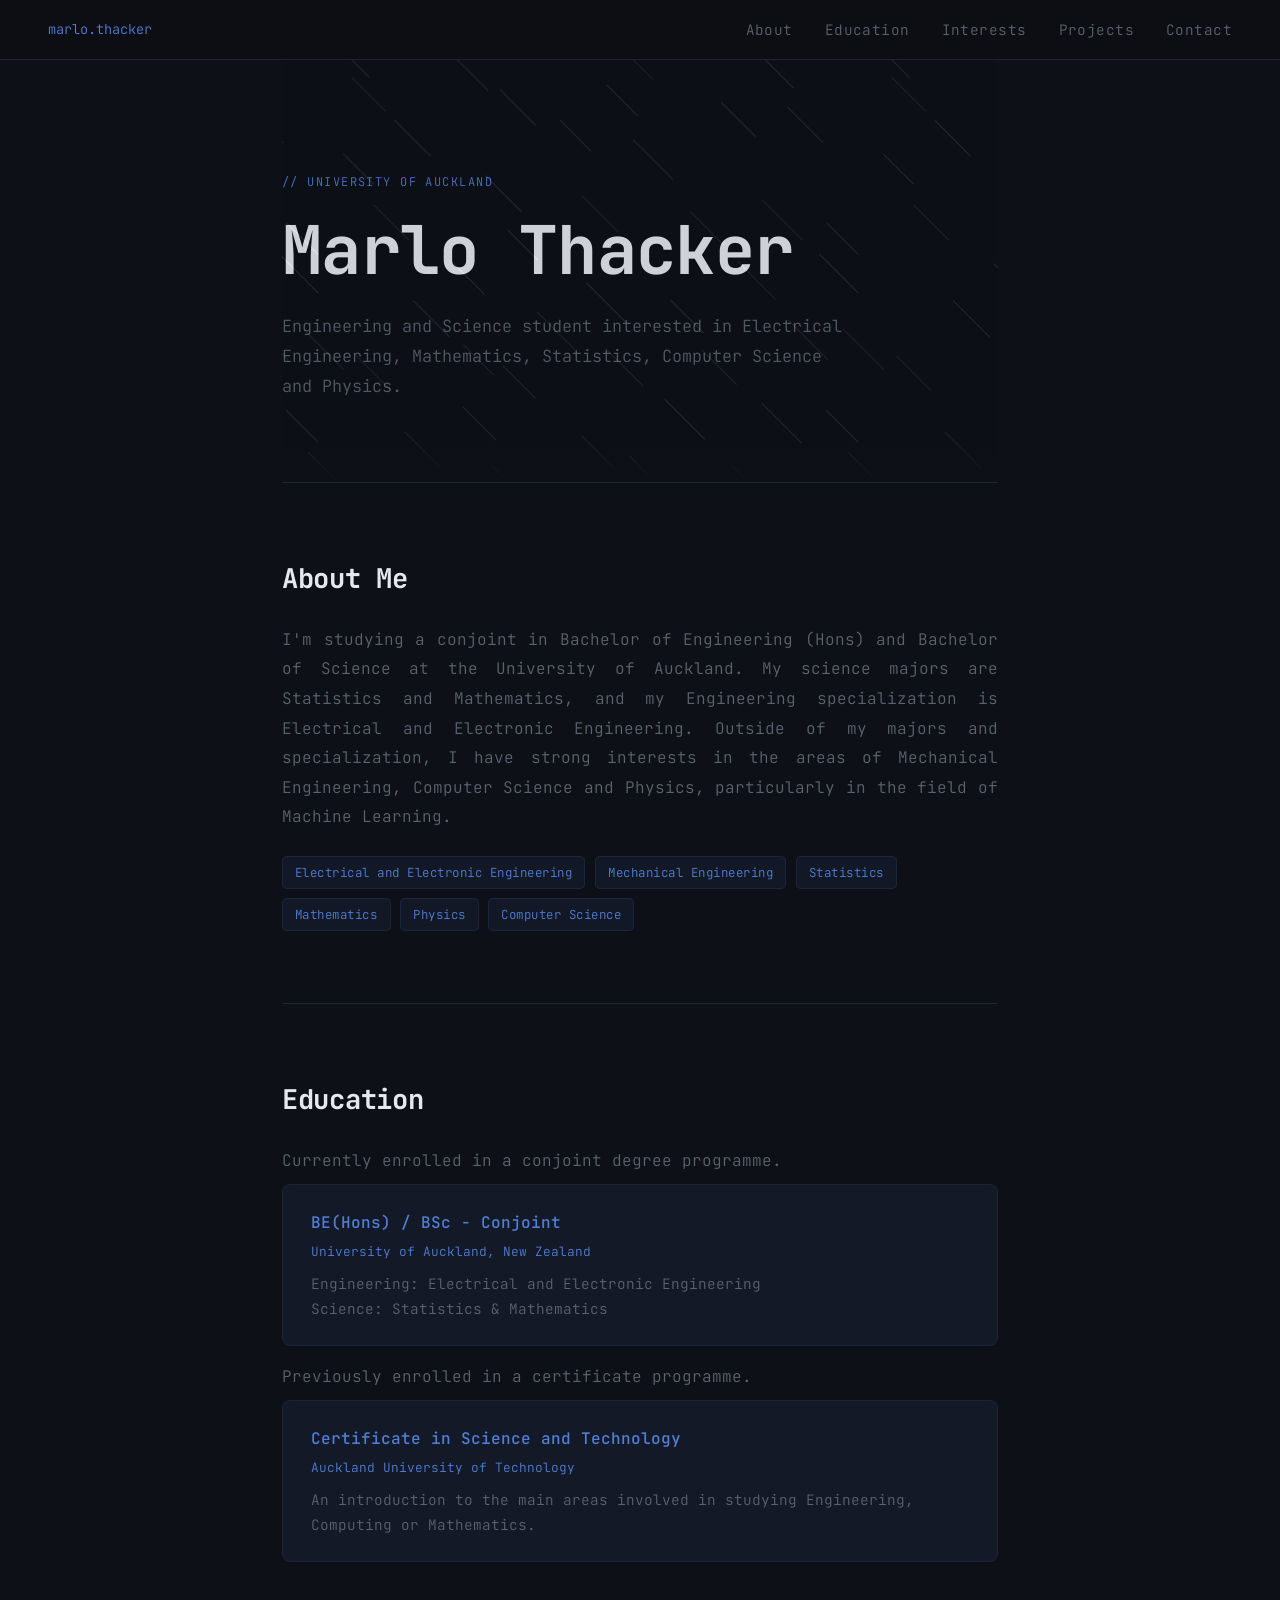
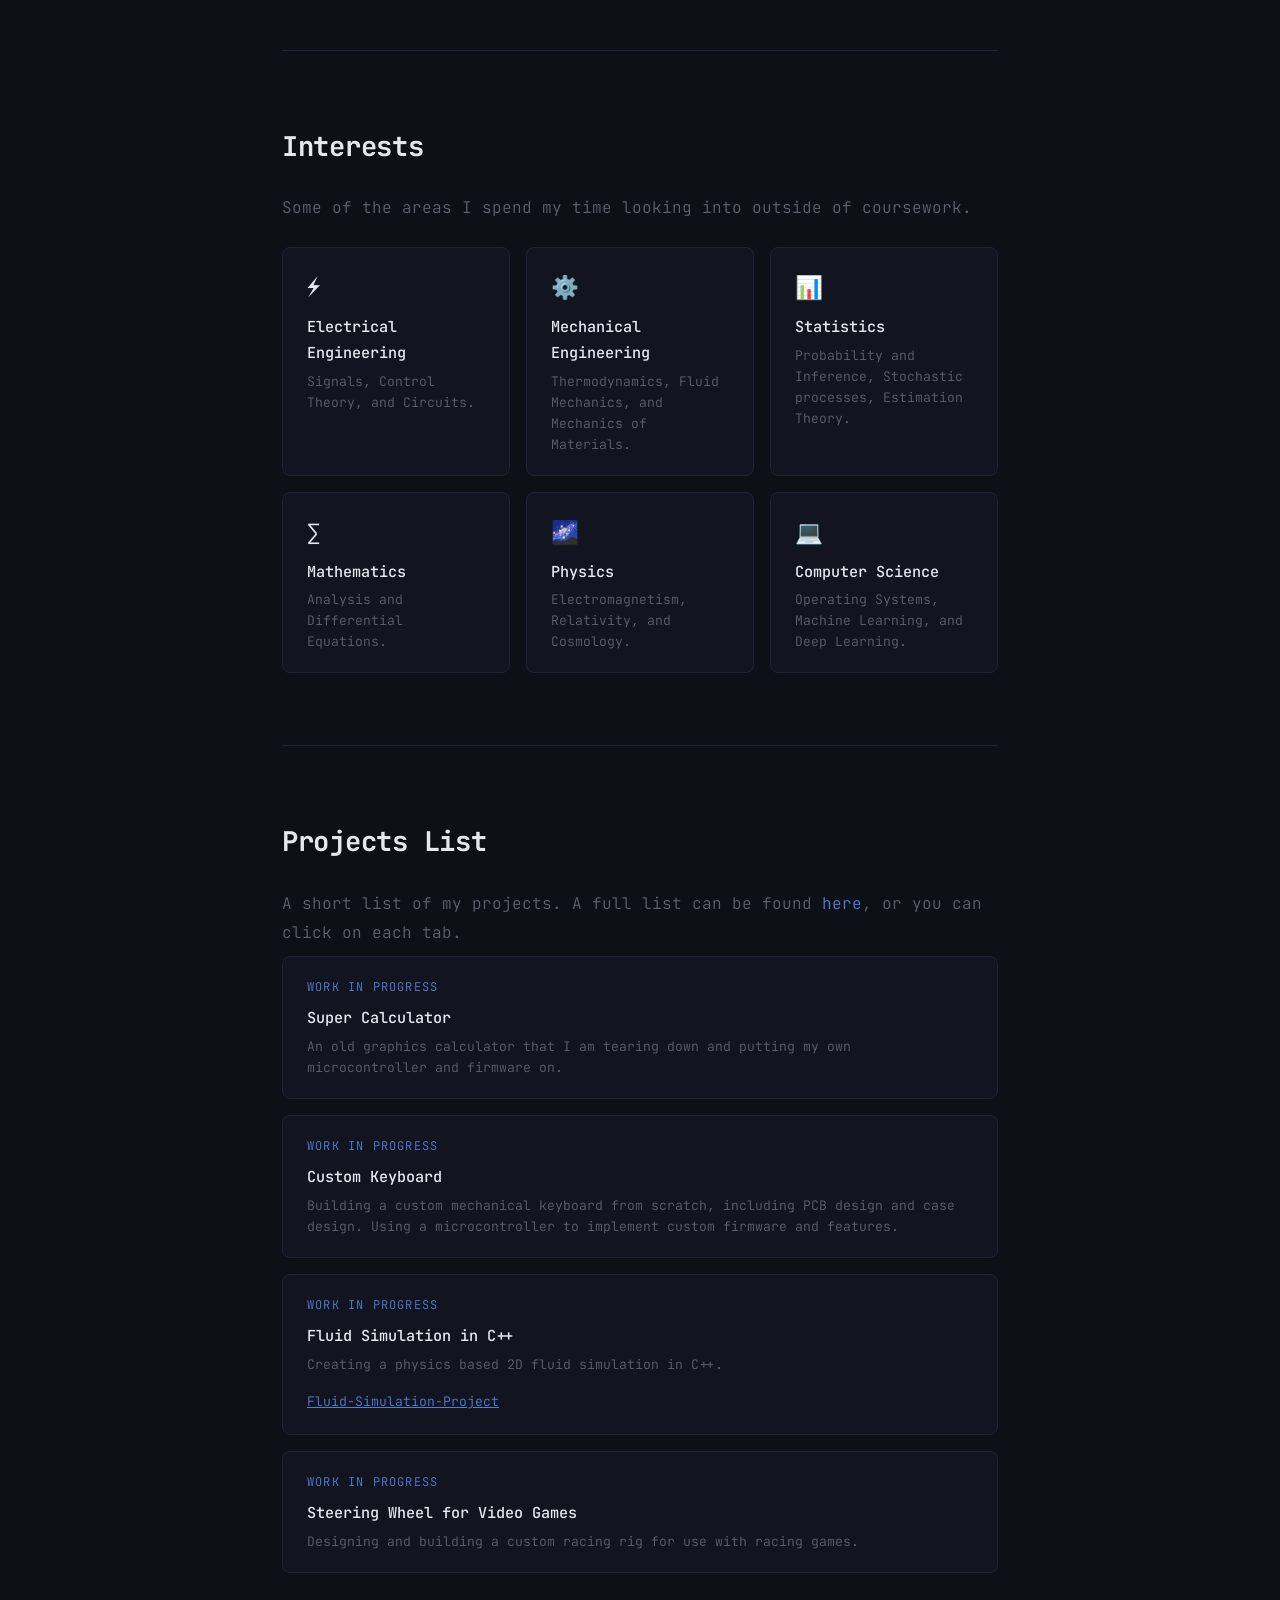
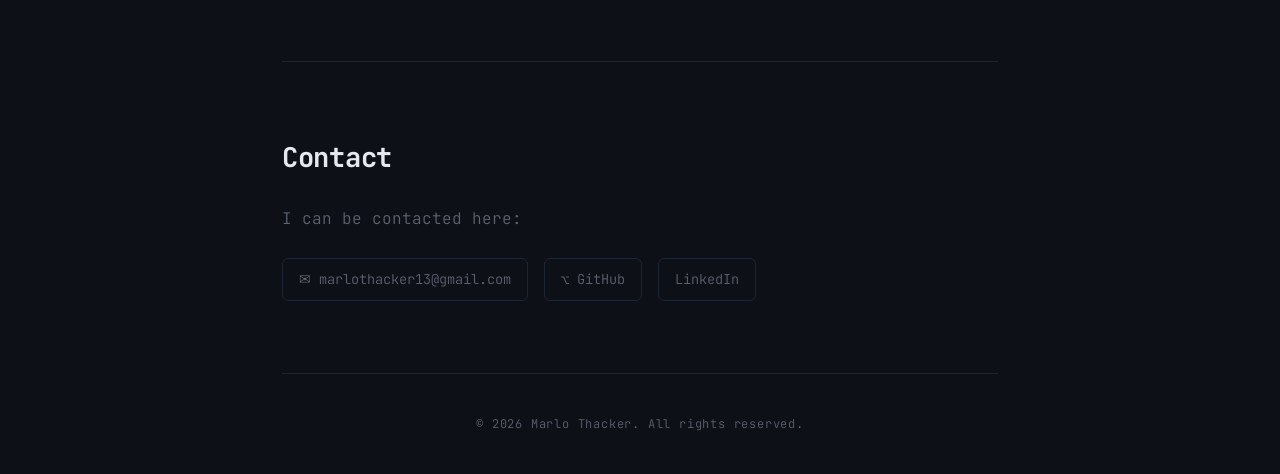
<file: index.html>
<!doctype html>
<html lang="en">

<head>
  <meta charset="UTF-8" />
  <meta name="viewport" content="width=device-width, initial-scale=1.0" />
  <title>Marlo Thacker</title>
  <link rel="preconnect" href="https://fonts.googleapis.com" />
  <link rel="preconnect" href="https://fonts.gstatic.com" crossorigin />
  <link href="https://fonts.googleapis.com/css2?family=JetBrains+Mono:ital,wght@0,100..800;1,100..800&display=swap"
    rel="stylesheet" />
  <link rel="stylesheet" href="indexStyle.css" />
</head>

<body>
  <!-- NAV: links to jump between sections of the page -->
  <nav>
    <span class="logo">
      <a href="index.html">marlo.thacker</a>
    </span>
    <ul>
      <li><a href="#about">About</a></li>
      <li><a href="#education">Education</a></li>
      <li><a href="#interests">Interests</a></li>
      <li><a href="#projects">Projects</a></li>
      <li><a href="#contact">Contact</a></li>
    </ul>
  </nav>

  <!-- MAIN: wraps the priamry page content -->
  <main>
    <!-- INTRO -->
    <div class="hero">
      <p class="tag">// University of Auckland</p>
      <h1>Marlo Thacker</h1>
      <p>
        Engineering and Science student interested in Electrical
        Engineering, Mathematics, Statistics, Computer Science and
        Physics.
      </p>
    </div>

    <section id="about">
      <h2>About Me</h2>
      <p class="justified">
        I'm studying a conjoint in Bachelor of Engineering (Hons)
        and Bachelor of Science at the University of Auckland. My
        science majors are Statistics and Mathematics, and my
        Engineering specialization is Electrical and Electronic
        Engineering. Outside of my majors and specialization, I have
        strong interests in the areas of Mechanical Engineering,
        Computer Science and Physics, particularly in the field of
        Machine Learning.
      </p>
      <div class="tag-group">
        <span class="pill">Electrical and Electronic Engineering</span>
        <span class="pill">Mechanical Engineering</span>
        <span class="pill">Statistics</span>
        <span class="pill">Mathematics</span>
        <span class="pill">Physics</span>
        <span class="pill">Computer Science</span>
      </div>
    </section>

    <!-- SECTION: Education -->
    <section id="education">
      <h2>Education</h2>
      <p>Currently enrolled in a conjoint degree programme.</p>
      <div class="edu-card">
        <div class="degree">BE(Hons) / BSc - Conjoint</div>
        <div class="school">
          University of Auckland, New Zealand
        </div>
        <div class="detail">
          Engineering: Electrical and Electronic Engineering<br />Science:
          Statistics &amp Mathematics
        </div>
      </div>

      <p>Previously enrolled in a certificate programme.</p>
      <div class="edu-card">
        <div class="degree">
          Certificate in Science and Technology
        </div>
        <div class="school">Auckland University of Technology</div>
        <div class="detail">
          An introduction to the main areas involved in studying
          Engineering, Computing or Mathematics.
        </div>
      </div>
    </section>

    <!-- SECTION: Interests -->
    <section id="interests">
      <h2>Interests</h2>
      <p>
        Some of the areas I spend my time looking into outside of
        coursework.
      </p>
      <div class="interests-grid">
        <div class="interest-card">
          <div class="icon">⚡</div>
          <h3>Electrical Engineering</h3>
          <p>Signals, Control Theory, and Circuits.</p>
        </div>

        <div class="interest-card">
          <div class="icon">⚙️</div>
          <h3>Mechanical Engineering</h3>
          <p>
            Thermodynamics, Fluid Mechanics, and Mechanics of
            Materials.
          </p>
        </div>

        <div class="interest-card">
          <div class="icon">📊</div>
          <h3>Statistics</h3>
          <p>
            Probability and Inference, Stochastic processes,
            Estimation Theory.
          </p>
        </div>

        <div class="interest-card">
          <div class="icon">∑</div>
          <h3>Mathematics</h3>
          <p>Analysis and Differential Equations.</p>
        </div>

        <div class="interest-card">
          <div class="icon">🌌</div>
          <h3>Physics</h3>
          <p>Electromagnetism, Relativity, and Cosmology.</p>
        </div>

        <div class="interest-card">
          <div class="icon">💻</div>
          <h3>Computer Science</h3>
          <p>
            Operating Systems, Machine Learning, and Deep
            Learning.
          </p>
        </div>
      </div>
    </section>


    <!-- SECTION: Projects -->
    <section id="projects">
      <h2>Projects List</h2>
      <p>A short list of my projects. A full list can be found <a href="projects.html">here</a>, or you can click on each tab.</p>
      
      <div class="project-card">
        <div class="status">work in progress</div>
        <h3>Super Calculator</h3>
        <p>
          An old graphics calculator that I am tearing down and putting my own microcontroller and firmware on.
        </p>
      </div>

      <div class="project-card">
        <div class="status">work in progress</div>
        <h3>Custom Keyboard</h3>
        <p>
          Building a custom mechanical keyboard from scratch, including PCB design and case design. Using a microcontroller to implement custom firmware and features.
        </p>
      </div>

      <div class="project-card">
        <div class="status">work in progress</div>
        <h3>Fluid Simulation in C++</h3>
        <p>
          Creating a physics based 2D fluid simulation in C++.
        </p>
        <a href="https://github.com/Biholomorphic/Fluid-Simulation-Project" target="_blank">Fluid-Simulation-Project</a>
      </div>

      <div class="project-card">
        <div class="status">work in progress</div>
        <h3>Steering Wheel for Video Games</h3>
        <p>
          Designing and building a custom racing rig for use with racing games.
        </p>
      </div>
    </section>

    <!-- SECTION: Contact -->
    <section id="contact">
      <h2>Contact</h2>
      <p>I can be contacted here:</p>
      <div class="contact-links">
        <a href="mailto:marlothacker13@gmail.com">✉ marlothacker13@gmail.com</a>
        <a href="https://github.com/Biholomorphic" target="_blank">⌥ GitHub</a>
        <a href="https://www.linkedin.com/in/marlo-thacker-4837ab343/" target="_blank">LinkedIn</a>
      </div>
    </section>

    <!-- FOOTER -->
    <footer>
      <p>&copy; 2026 Marlo Thacker. All rights reserved.</p>
    </footer>
  </main>
</body>

</html>
</file>
<file: indexStyle.css>
:root {
  --bg: #0e1017;
  --surface: #12151f;
  --border: #1d2436;
  --accent: #517fd6;
  --accent-dim: rgba(81, 127, 214, 0.08);
  --text: #e6e8f0;
  --muted: #5c626e;
  --font: "JetBrains Mono", monospace;
}

* {
  margin: 0;
  padding: 0;
  box-sizing: border-box;
}

html {
  scroll-behavior: smooth;
}

body {
  background: var(--bg);
  color: var(--text);
  font-family: var(--font);
  font-weight: 300;
  line-height: 1.7;
}

/* -- NAV --*/
nav {
  position: sticky;
  top: 0;
  z-index: 100;
  display: flex;
  justify-content: space-between;
  align-items: center;
  padding: 1rem 3rem;
  background: rgba(13, 15, 20, 0.85);
  backdrop-filter: blur(12px);
  border-bottom: 1px solid var(--border);
}

nav .logo {
  font-family: var(--font);
  font-size: 0.85rem;
  color: var(--accent);
}

nav .logo a, nav .logo a:visited, nav .logo a:active, nav .logo a:hover {
  color: var(--accent);
  text-decoration: none;
}

nav ul {
  list-style: none;
  display: flex;
  gap: 2rem;
}

nav ul a {
  text-decoration: none;
  color: var(--muted);
  font-size: 0.9rem;
  letter-spacing: 0.03em;
  transition: color 0.2s;
}

nav ul a:hover {
  color: var(--text);
}

/* -- MAIN -- */
main {
  max-width: 780px;
  margin: 0 auto;
  padding: 0 2rem;
}

/* -- HERO -- */
.hero {
  padding: 7rem 0 5rem;
  border-bottom: 1px solid var(--border);
  z-index: 2;
  width: 100%;
  min-height: 100px;
  position:relative
}

.hero::before {
  content: '';
  background-image: url(assets/indexHeaderBackground_merged.png);
  position: absolute;
  inset: 0;
  background-size: 1080px 1080px;
  background-repeat: repeat;
  animation: diagonalSlide 10s linear infinite;
  opacity: 0.1;
  z-index: 0;
}

.hero::after {
  content: '';
  position: absolute;
  left: 0;
  right: 0;
  bottom: 0;
  height: 20%;
  background: linear-gradient(to bottom, transparent 50%, var(--bg) 100%);
  z-index: 1;
}

/* -- One full diagonal slide -- */
@keyframes diagonalSlide {
    0% { background-position: 0 0; }
    100% { background-position: 1080px 1080px; }
}

.hero .tag {
  font-family: var(--font);
  font-size: 0.75rem;
  color: var(--accent);
  letter-spacing: 0.12em;
  text-transform: uppercase;
  margin-bottom: 1.2rem;
}

.hero h1 {
  font-family: var(--font);
  font-size: clamp(2.8em, 6vw, 4.2rem);
  line-height: 1.1;
  letter-spacing: -0.01em;
  margin-bottom: 1.5rem;
}

.hero p {
  font-size: 1.05rem;
  color: var(--muted);
  max-width: 560px;
  line-height: 1.8;
}

/* -- SECTIONS -- */
section {
  padding: 4.5rem 0;
  border-bottom: 1px solid var(--border);
}

section h2 {
  font-family: var(--font);
  font-size: 1.7rem;
  margin-bottom: 1.5rem;
  letter-spacing: -0.01em;
}

section p {
  color: var(--muted);
  font-size: 1rem;
  line-height: 1.85;
}

/* -- TAGS / PILLS -- */
.tag-group {
  display: flex;
  flex-wrap: wrap;
  gap: 0.6rem;
  margin-top: 1.5rem;
}

.pill {
  background: var(--accent-dim);
  color: var(--accent);
  border: 1px solid rgba(91, 141, 238, 0.12);
  border-radius: 5px;
  padding: 0.3rem 0.75rem;
  font-family: var(--font);
  font-size: 0.78rem;
  letter-spacing: 0.04em;
}

/* -- EDUCATION CARD -- */
.edu-card {
  background: var(--accent-dim);
  color: var(--accent);
  border: 1px solid var(--border);
  border-radius: 8px;
  padding: 1.5rem 1.75rem;
  margin-top: 0.5rem;
  margin-bottom: 1rem;
  transition: border-color 0.5s transform 0.5s ease-out;
}

.edu-card .degree {
  font-size: 1rem;
  font-weight: 500;
  margin-bottom: 0.3rem;
}

.edu-card .school {
  font-family: var(--font);
  font-size: 0.8rem;
  color: var(--accent);
  margin-bottom: 0.6rem;
}

.edu-card .detail {
  font-size: 0.9rem;
  color: var(--muted);
}

/* -- INTERESTS GRID */
.interests-grid {
  display: grid;
  grid-template-columns: repeat(auto-fit, minmax(200px, 1fr));
  gap: 1rem;
  margin-top: 1.5rem;
}

.interest-card {
  background: var(--surface);
  border: 1px solid var(--border);
  border-radius: 8px;
  padding: 1.25rem 1.5rem;
  transition: border-color 0.5s transform 0.5s ease-out;
}

.interest-card .icon {
  font-size: 1.4rem;
  margin-bottom: 0.5rem;
}

.interest-card h3 {
  font-size: 0.95rem;
  font-weight: 500;
  margin-bottom: 0.3rem;
}

.interest-card p {
  font-size: 0.82rem;
  color: var(--muted);
  line-height: 1.6;
}

/* -- PROJECTS -- */
.project-card {
  background: var(--surface);
  border: 1px solid var(--border);
  border-radius: 8px;
  padding: 1.25rem 1.5rem;
  margin-top: 0.5rem;
  margin-bottom: 1rem;
  transition: border-color 0.5s transform 0.5s ease-out;
}

.project-card .status {
  font-family: var(--font);
  font-size: 0.75rem;
  color: var(--accent);
  letter-spacing: 0.1em;
  text-transform: uppercase;
  margin-bottom: 0.5rem;
}

.project-card h3 {
  font-size: 0.95rem;
  font-weight: 500;
  margin-bottom: 0.3rem;
}

.project-card p {
  font-size: 0.82rem;
  color: var(--muted);
  line-height: 1.6;
}

.project-card a {
  display: inline-flex;
  color: var(--accent);
  font-family: var(--font);
  font-size: 0.82rem;
  padding-top: 1rem;
}

.contact-links a:hover,
.edu-card:hover,
.interest-card:hover,
.project-card:hover {
  border-color: var(--accent);
  transform: scale(1.01);
}


/* -- CONTACT -- */
.contact-links {
  display: flex;
  flex-wrap: wrap;
  gap: 1rem;
  margin-top: 1.5rem;
}

.contact-links a {
  display: inline-flex;
  align-items: center;
  gap: 0.5rem;
  text-decoration: none;
  color: var(--muted);
  font-family: var(--font);
  font-size: 0.85rem;
  border: 1px solid var(--border);
  border-radius: 6px;
  padding: 0.55rem 1rem;
  transition:
    color 0.2s,
    border-color 0.2s;
}

/* -- FOOTER -- */
footer {
  text-align: center;
  padding: 2.5rem 2rem;
  font-family: var(--font);
  font-size: 0.75rem;
  color: var(--muted);
  letter-spacing: 0.05rem;
}

/* -- MISC -- */
.justified {
  text-align: justify;
}

p a, p a:hover, p a:visited, p a:active {
  color: var(--accent);
  text-decoration: none;
}
</file>
